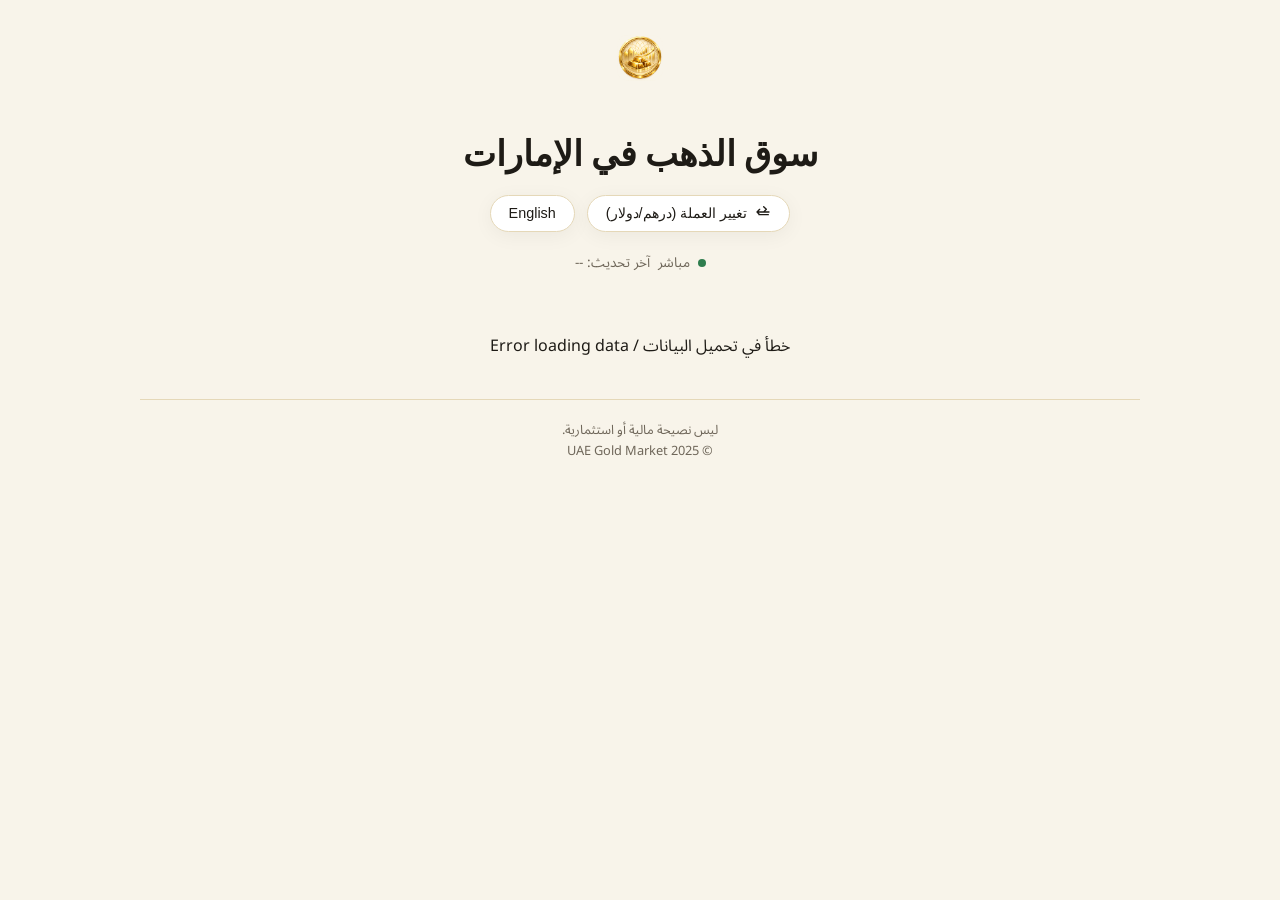
<file: index.html>
<!DOCTYPE html>
<html lang="ar" dir="rtl">
<head>
    <meta charset="UTF-8">
    <meta name="viewport" content="width=device-width, initial-scale=1.0">
    <title>UAE Gold Market | سوق الذهب في الإمارات</title>
    <link rel="icon" href="favicon.ico">
    <link rel="stylesheet" href="style.css">
    <link rel="preconnect" href="https://fonts.googleapis.com">
    <link rel="preconnect" href="https://fonts.gstatic.com" crossorigin>
    <link href="https://fonts.googleapis.com/css2?family=Noto+Sans+Arabic:wght@300;400;500;700;900&family=Playfair+Display:ital,wght@0,400;0,700;1,400&display=swap" rel="stylesheet">
</head>
<body>
    <div class="container">
        <header>
            <div class="logo-container">
                <img src="logo.png" alt="UAE Gold Market Logo" class="brand-logo">
            </div>
            <h1 id="title">سوق الذهب في الإمارات</h1>
            <div class="controls">
                <button id="toggleCurrency" class="btn-premium">
                    <span class="icon-swap">
                        <svg width="16" height="16" viewBox="0 0 24 24" fill="none" stroke="currentColor" stroke-width="2" stroke-linecap="round" stroke-linejoin="round"><path d="M7 16l-4-4 4-4m14 4H3m10-8l4 4-4 4m-7 4h14"></path></svg>
                    </span>
                    <span id="currencyText">تغيير العملة (درهم/دولار)</span>
                </button>
                <button id="toggleLang" class="btn-premium">English</button>
            </div>
            <div class="live-status">
                <span class="dot"></span>
                <span id="statusText" data-ar="مباشر" data-en="LIVE">مباشر</span>
                <span id="updatedAt">آخر تحديث: --</span>
            </div>
        </header>

        <div id="loading" class="loader">
            <div class="spinner"></div>
            <p>جاري التحميل...</p>
        </div>

        <main id="main-content" class="hidden">
            <section class="price-section">
                <h2 class="section-title" data-ar="أسعار الذهب الخام الإرشادية" data-en="Indicative Raw Gold Rates">أسعار الذهب الخام الإرشادية</h2>
                <div class="price-grid">
                    <!-- Cards will be populated by JS -->
                </div>
            </section>

            <section class="ounce-section">
                <div id="ounceCard" class="card card-full premium-gold-card">
                    <!-- Ounce data populated by JS -->
                </div>
            </section>

            <section class="calculator-section">
                <div class="card card-full">
                    <h3 class="card-title" data-ar="حاسبة الذهب" data-en="Gold Calculator">حاسبة الذهب</h3>
                    <div class="calc-grid">
                        <div class="input-group">
                            <label for="calcWeight" data-ar="الوزن (غرام)" data-en="Weight (Grams)">الوزن (غرام)</label>
                            <input type="number" id="calcWeight" placeholder="0.00" step="0.01">
                        </div>
                        <div class="input-group">
                            <label for="calcKarat" data-ar="العيار" data-en="Karat">العيار</label>
                            <select id="calcKarat">
                                <option value="24">24K</option>
                                <option value="22">22K</option>
                                <option value="21">21K</option>
                                <option value="18">18K</option>
                            </select>
                        </div>
                    </div>
                    <div class="calc-result">
                        <span class="result-label" data-ar="القيمة التقريبية:" data-en="Approximate Value:">القيمة التقريبية:</span>
                        <span id="calcValue">0.00 AED</span>
                    </div>
                    <p class="disclaimer-text sm" data-ar="القيمة المحسوبة تقريبية ولا تشمل المصنعية أو ضريبة القيمة المضافة أو هامش المتجر." data-en="The calculated value is approximate and does not include making charges, VAT, or retailer margin.">
                        القيمة المحسوبة تقريبية ولا تشمل المصنعية أو ضريبة القيمة المضافة أو هامش المتجر.
                    </p>
                </div>
            </section>

            <section class="summary-section">
                <div class="card card-full secondary-card">
                    <h3 class="card-title" data-ar="ملخص السوق" data-en="Market Summary">ملخص السوق</h3>
                    <p id="marketSummary" class="summary-text">
                        <!-- Summary text populated by JS -->
                    </p>
                </div>
            </section>

            <section class="legal-section">
                <div class="disclaimer-box">
                    <p data-ar="الأسعار المعروضة إرشادية وتعتمد على سعر الذهب الخام لكل غرام. قد تختلف أسعار محلات الذهب بسبب المصنعية، ضريبة القيمة المضافة، وهامش المتجر. هذا التطبيق لا يقدم نصائح مالية أو استثمارية، ولا يضمن دقة الأسعار في جميع الأوقات."
                       data-en="Displayed prices are indicative raw gold rates per gram. Jewellery shop prices may differ due to making charges, VAT, and retailer margins. This app does not provide financial or investment advice and does not guarantee price accuracy at all times.">
                        الأسعار المعروضة إرشادية وتعتمد على سعر الذهب الخام لكل غرام. قد تختلف أسعار محلات الذهب بسبب المصنعية، ضريبة القيمة المضافة، وهامش المتجر. هذا التطبيق لا يقدم نصائح مالية أو استثمارية، ولا يضمن دقة الأسعار في جميع الأوقات.
                    </p>
                    <p data-ar="يتم جلب الأسعار من مصادر بيانات خارجية وقد يحدث تأخير أو اختلاف في التحديث."
                       data-en="Prices are fetched from third-party data sources and may be delayed or differ from live market rates.">
                        يتم جلب الأسعار من مصادر بيانات خارجية وقد يحدث تأخير أو اختلاف في التحديث.
                    </p>
                    <p data-ar="قد يستخدم التطبيق خدمات إعلانية تابعة لجهات خارجية مثل Google AdMob، وقد تجمع هذه الخدمات بيانات مثل معرف الإعلان ومعلومات الجهاز والتفاعل مع الإعلانات وفقًا لسياساتها."
                       data-en="The app may use third-party advertising services such as Google AdMob. These services may collect data such as advertising ID, device information, and ad interaction data according to their policies.">
                        قد يستخدم التطبيق خدمات إعلانية تابعة لجهات خارجية مثل Google AdMob، وقد تجمع هذه الخدمات بيانات مثل معرف الإعلان ومعلومات الجهاز والتفاعل مع الإعلانات وفقًا لسياساتها.
                    </p>
                </div>
            </section>
        </main>

        <footer>
            <p id="footerAdvice" data-ar="ليس نصيحة مالية أو استثمارية." data-en="Not financial or investment advice.">ليس نصيحة مالية أو استثمارية.</p>
            <p>&copy; 2025 UAE Gold Market</p>
        </footer>
    </div>
    <script src="script.js"></script>
</body>
</html>
</file>
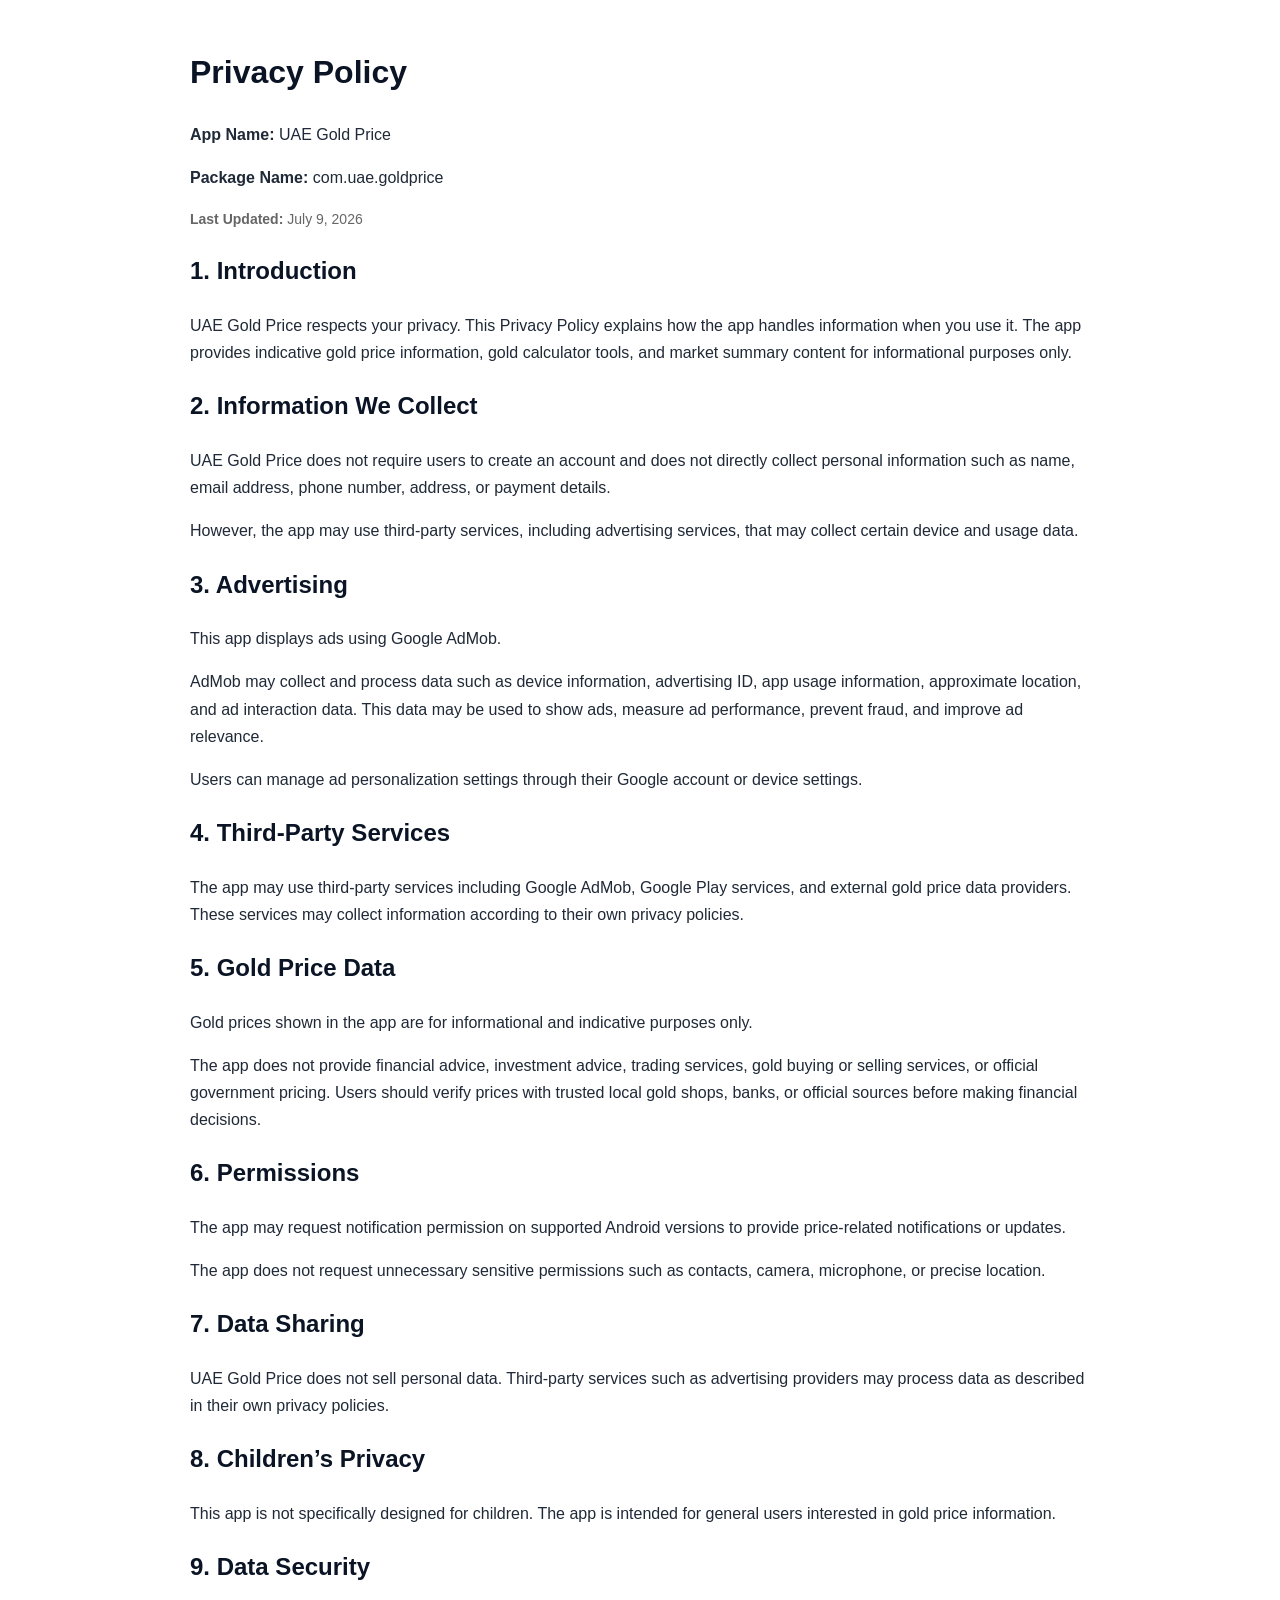
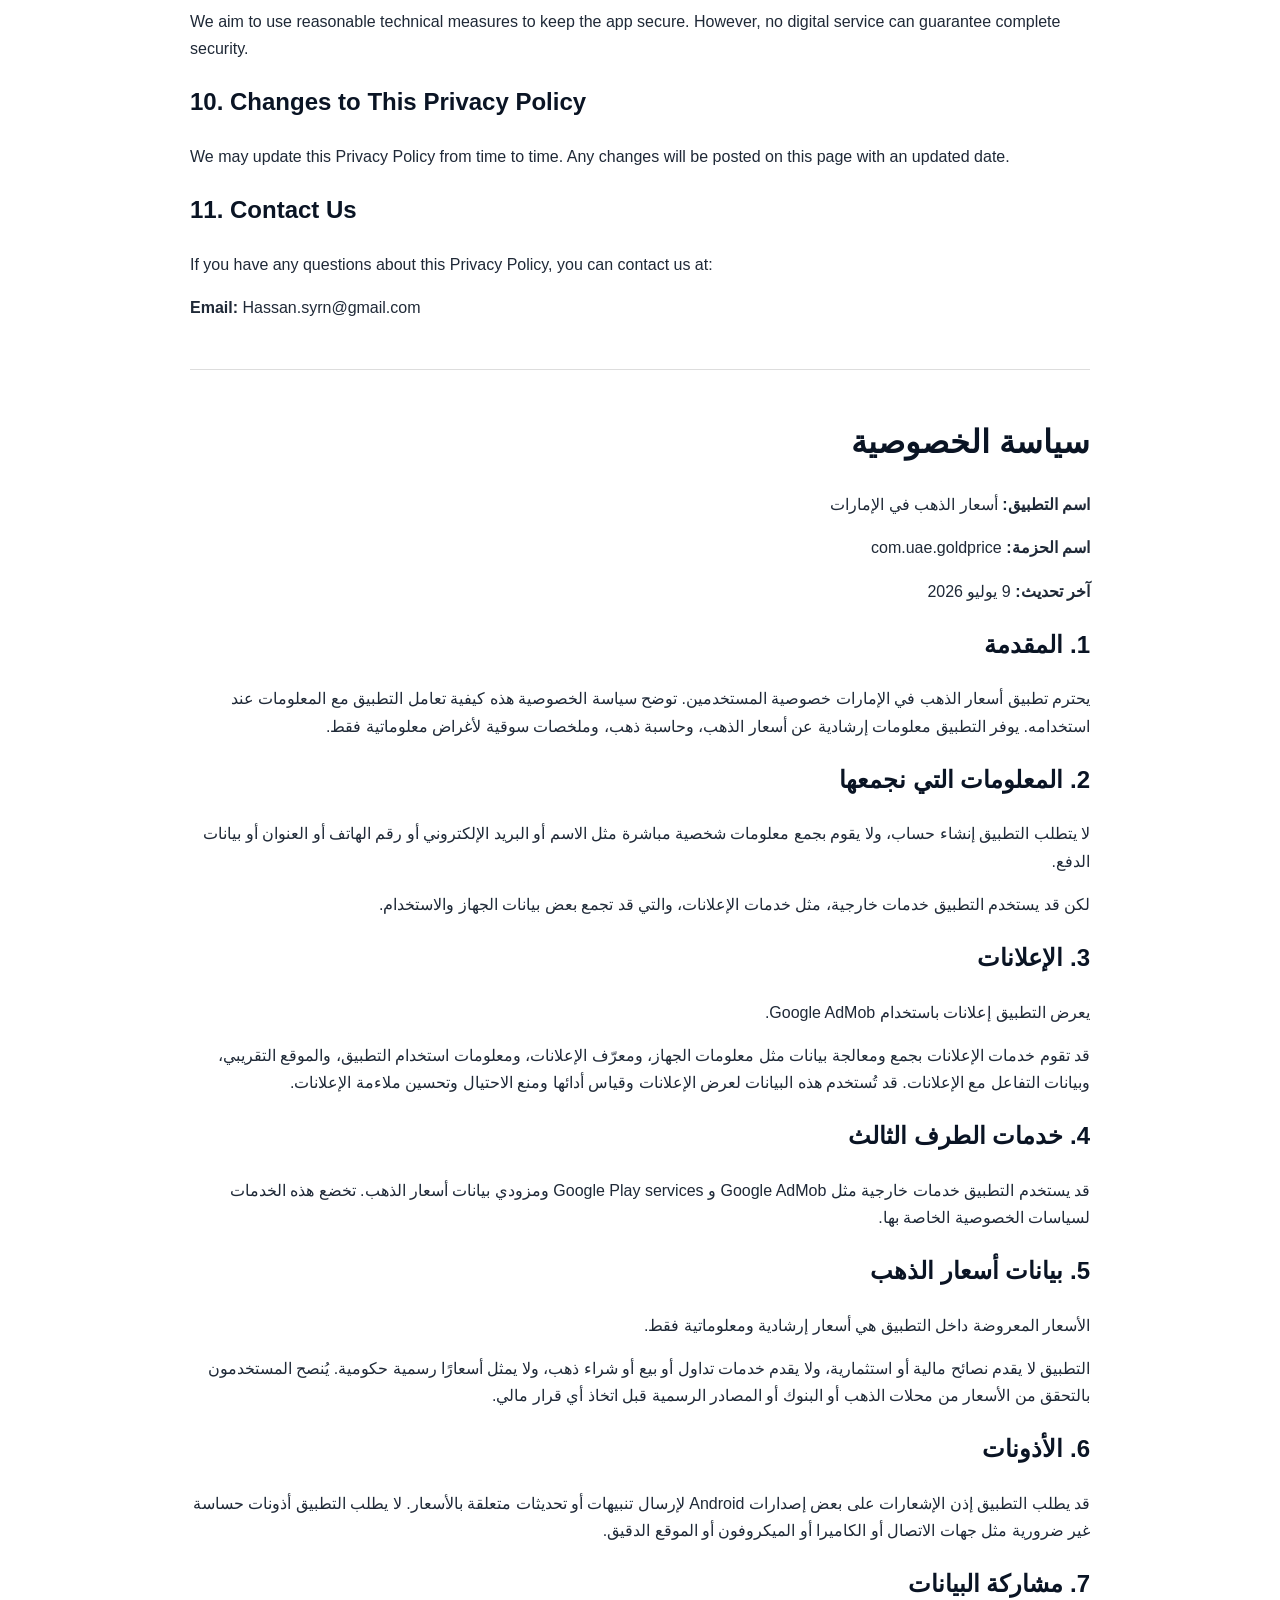
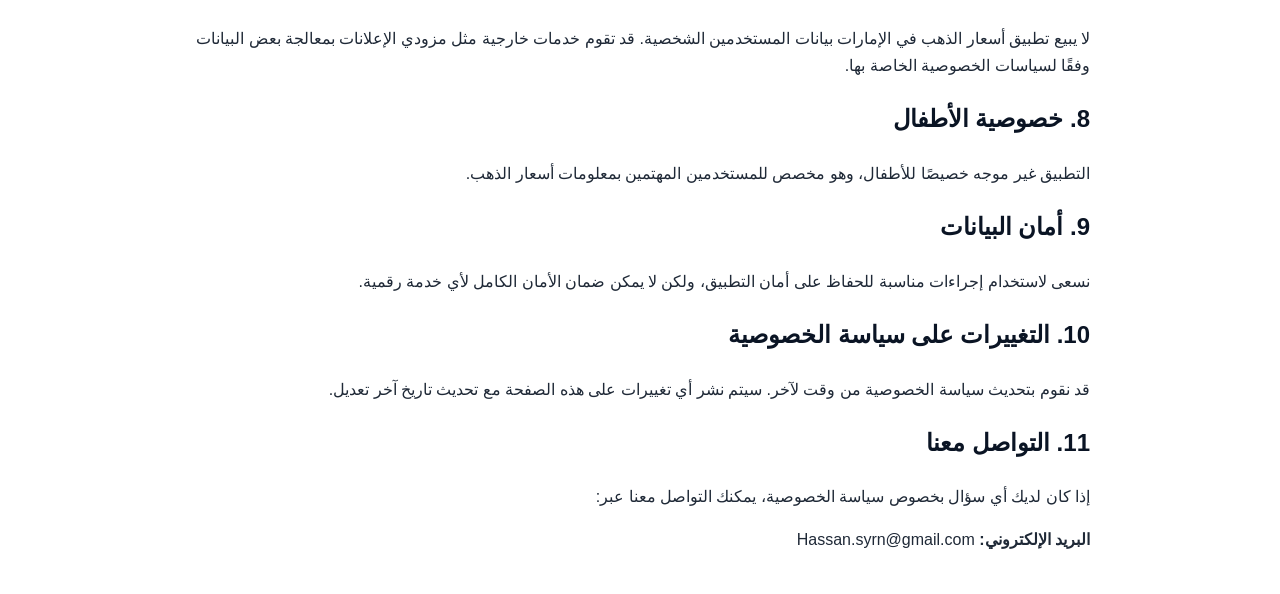
<file: privacy.html>
<!DOCTYPE html>
<html lang="en">
<head>
  <meta charset="UTF-8" />
  <meta name="viewport" content="width=device-width, initial-scale=1.0" />
  <title>Privacy Policy - UAE Gold Price</title>
  <style>
    body {
      font-family: Arial, sans-serif;
      line-height: 1.7;
      max-width: 900px;
      margin: 0 auto;
      padding: 24px;
      color: #1f2937;
      background: #ffffff;
    }
    h1, h2 {
      color: #0A1424;
    }
    .date {
      color: #666;
      font-size: 14px;
    }
    .arabic {
      direction: rtl;
      text-align: right;
      margin-top: 48px;
      border-top: 1px solid #ddd;
      padding-top: 24px;
    }
  </style>
</head>
<body>

  <h1>Privacy Policy</h1>

  <p><strong>App Name:</strong> UAE Gold Price</p>
  <p><strong>Package Name:</strong> com.uae.goldprice</p>
  <p class="date"><strong>Last Updated:</strong> July 9, 2026</p>

  <h2>1. Introduction</h2>
  <p>
    UAE Gold Price respects your privacy. This Privacy Policy explains how the app handles information when you use it.
    The app provides indicative gold price information, gold calculator tools, and market summary content for informational purposes only.
  </p>

  <h2>2. Information We Collect</h2>
  <p>
    UAE Gold Price does not require users to create an account and does not directly collect personal information such as name, email address, phone number, address, or payment details.
  </p>
  <p>
    However, the app may use third-party services, including advertising services, that may collect certain device and usage data.
  </p>

  <h2>3. Advertising</h2>
  <p>
    This app displays ads using Google AdMob.
  </p>
  <p>
    AdMob may collect and process data such as device information, advertising ID, app usage information, approximate location, and ad interaction data.
    This data may be used to show ads, measure ad performance, prevent fraud, and improve ad relevance.
  </p>
  <p>
    Users can manage ad personalization settings through their Google account or device settings.
  </p>

  <h2>4. Third-Party Services</h2>
  <p>
    The app may use third-party services including Google AdMob, Google Play services, and external gold price data providers.
    These services may collect information according to their own privacy policies.
  </p>

  <h2>5. Gold Price Data</h2>
  <p>
    Gold prices shown in the app are for informational and indicative purposes only.
  </p>
  <p>
    The app does not provide financial advice, investment advice, trading services, gold buying or selling services, or official government pricing.
    Users should verify prices with trusted local gold shops, banks, or official sources before making financial decisions.
  </p>

  <h2>6. Permissions</h2>
  <p>
    The app may request notification permission on supported Android versions to provide price-related notifications or updates.
  </p>
  <p>
    The app does not request unnecessary sensitive permissions such as contacts, camera, microphone, or precise location.
  </p>

  <h2>7. Data Sharing</h2>
  <p>
    UAE Gold Price does not sell personal data.
    Third-party services such as advertising providers may process data as described in their own privacy policies.
  </p>

  <h2>8. Children’s Privacy</h2>
  <p>
    This app is not specifically designed for children. The app is intended for general users interested in gold price information.
  </p>

  <h2>9. Data Security</h2>
  <p>
    We aim to use reasonable technical measures to keep the app secure. However, no digital service can guarantee complete security.
  </p>

  <h2>10. Changes to This Privacy Policy</h2>
  <p>
    We may update this Privacy Policy from time to time. Any changes will be posted on this page with an updated date.
  </p>

  <h2>11. Contact Us</h2>
  <p>
    If you have any questions about this Privacy Policy, you can contact us at:
  </p>
  <p><strong>Email:</strong> Hassan.syrn@gmail.com</p>

  <div class="arabic">
    <h1>سياسة الخصوصية</h1>

    <p><strong>اسم التطبيق:</strong> أسعار الذهب في الإمارات</p>
    <p><strong>اسم الحزمة:</strong> com.uae.goldprice</p>
    <p><strong>آخر تحديث:</strong> 9 يوليو 2026</p>

    <h2>1. المقدمة</h2>
    <p>
      يحترم تطبيق أسعار الذهب في الإمارات خصوصية المستخدمين. توضح سياسة الخصوصية هذه كيفية تعامل التطبيق مع المعلومات عند استخدامه.
      يوفر التطبيق معلومات إرشادية عن أسعار الذهب، وحاسبة ذهب، وملخصات سوقية لأغراض معلوماتية فقط.
    </p>

    <h2>2. المعلومات التي نجمعها</h2>
    <p>
      لا يتطلب التطبيق إنشاء حساب، ولا يقوم بجمع معلومات شخصية مباشرة مثل الاسم أو البريد الإلكتروني أو رقم الهاتف أو العنوان أو بيانات الدفع.
    </p>
    <p>
      لكن قد يستخدم التطبيق خدمات خارجية، مثل خدمات الإعلانات، والتي قد تجمع بعض بيانات الجهاز والاستخدام.
    </p>

    <h2>3. الإعلانات</h2>
    <p>
      يعرض التطبيق إعلانات باستخدام Google AdMob.
    </p>
    <p>
      قد تقوم خدمات الإعلانات بجمع ومعالجة بيانات مثل معلومات الجهاز، ومعرّف الإعلانات، ومعلومات استخدام التطبيق، والموقع التقريبي، وبيانات التفاعل مع الإعلانات.
      قد تُستخدم هذه البيانات لعرض الإعلانات وقياس أدائها ومنع الاحتيال وتحسين ملاءمة الإعلانات.
    </p>

    <h2>4. خدمات الطرف الثالث</h2>
    <p>
      قد يستخدم التطبيق خدمات خارجية مثل Google AdMob و Google Play services ومزودي بيانات أسعار الذهب.
      تخضع هذه الخدمات لسياسات الخصوصية الخاصة بها.
    </p>

    <h2>5. بيانات أسعار الذهب</h2>
    <p>
      الأسعار المعروضة داخل التطبيق هي أسعار إرشادية ومعلوماتية فقط.
    </p>
    <p>
      التطبيق لا يقدم نصائح مالية أو استثمارية، ولا يقدم خدمات تداول أو بيع أو شراء ذهب، ولا يمثل أسعارًا رسمية حكومية.
      يُنصح المستخدمون بالتحقق من الأسعار من محلات الذهب أو البنوك أو المصادر الرسمية قبل اتخاذ أي قرار مالي.
    </p>

    <h2>6. الأذونات</h2>
    <p>
      قد يطلب التطبيق إذن الإشعارات على بعض إصدارات Android لإرسال تنبيهات أو تحديثات متعلقة بالأسعار.
      لا يطلب التطبيق أذونات حساسة غير ضرورية مثل جهات الاتصال أو الكاميرا أو الميكروفون أو الموقع الدقيق.
    </p>

    <h2>7. مشاركة البيانات</h2>
    <p>
      لا يبيع تطبيق أسعار الذهب في الإمارات بيانات المستخدمين الشخصية.
      قد تقوم خدمات خارجية مثل مزودي الإعلانات بمعالجة بعض البيانات وفقًا لسياسات الخصوصية الخاصة بها.
    </p>

    <h2>8. خصوصية الأطفال</h2>
    <p>
      التطبيق غير موجه خصيصًا للأطفال، وهو مخصص للمستخدمين المهتمين بمعلومات أسعار الذهب.
    </p>

    <h2>9. أمان البيانات</h2>
    <p>
      نسعى لاستخدام إجراءات مناسبة للحفاظ على أمان التطبيق، ولكن لا يمكن ضمان الأمان الكامل لأي خدمة رقمية.
    </p>

    <h2>10. التغييرات على سياسة الخصوصية</h2>
    <p>
      قد نقوم بتحديث سياسة الخصوصية من وقت لآخر. سيتم نشر أي تغييرات على هذه الصفحة مع تحديث تاريخ آخر تعديل.
    </p>

    <h2>11. التواصل معنا</h2>
    <p>
      إذا كان لديك أي سؤال بخصوص سياسة الخصوصية، يمكنك التواصل معنا عبر:
    </p>
    <p><strong>البريد الإلكتروني:</strong> Hassan.syrn@gmail.com</p>
  </div>

</body>
</html>
</file>
<file: style.css>
:root {
    --bg-color: #F8F4EA;
    --card-bg: #FFFFFF;
    --secondary-card: #F1E8D2;
    --accent-gold: #C9A227;
    --muted-gold: #B8942E;
    --text-dark: #1E1B16;
    --text-muted: #6F675A;
    --border-color: #E5D8B8;
    --live-green: #2F7D4E;
    --white: #FFFFFF;
    --shadow: 0 4px 20px rgba(0, 0, 0, 0.05);
}

* {
    box-sizing: border-box;
    margin: 0;
    padding: 0;
}

body {
    background-color: var(--bg-color);
    color: var(--text-dark);
    font-family: 'Noto Sans Arabic', 'Segoe UI', Tahoma, sans-serif;
    line-height: 1.6;
    display: flex;
    justify-content: center;
    padding: 20px;
    min-height: 100vh;
}

.container {
    max-width: 1000px;
    width: 100%;
}

header {
    text-align: center;
    margin-bottom: 40px;
}

.logo-container {
    margin-bottom: 15px;
}

.brand-logo {
    width: 80px;
    height: 80px;
    object-fit: contain;
}

h1 {
    font-family: 'Playfair Display', serif;
    font-size: 2.2rem;
    margin-bottom: 15px;
    color: var(--text-dark);
    font-weight: 700;
}

.controls {
    display: flex;
    gap: 12px;
    justify-content: center;
    margin-bottom: 20px;
}

.btn-premium {
    background-color: var(--card-bg);
    color: var(--text-dark);
    border: 1px solid var(--border-color);
    padding: 8px 18px;
    border-radius: 50px;
    font-weight: 500;
    cursor: pointer;
    transition: all 0.3s ease;
    display: flex;
    align-items: center;
    gap: 8px;
    font-size: 0.9rem;
    box-shadow: var(--shadow);
}

.btn-premium:hover {
    background-color: var(--secondary-card);
    border-color: var(--accent-gold);
}

.live-status {
    display: flex;
    align-items: center;
    justify-content: center;
    gap: 8px;
    font-size: 0.85rem;
    color: var(--text-muted);
}

.dot {
    width: 8px;
    height: 8px;
    background-color: var(--live-green);
    border-radius: 50%;
    display: inline-block;
    animation: pulse 2s infinite;
}

@keyframes pulse {
    0% { opacity: 1; }
    50% { opacity: 0.4; }
    100% { opacity: 1; }
}

.section-title {
    font-size: 1.25rem;
    margin-bottom: 20px;
    text-align: center;
    color: var(--text-muted);
    font-weight: 500;
    letter-spacing: 0.5px;
}

.price-grid {
    display: grid;
    grid-template-columns: repeat(auto-fit, minmax(220px, 1fr));
    gap: 20px;
    margin-bottom: 30px;
}

.card {
    background: var(--card-bg);
    border-radius: 16px;
    padding: 20px;
    box-shadow: var(--shadow);
    border: 1px solid var(--border-color);
    position: relative;
    overflow: hidden;
    transition: transform 0.2s ease;
}

.card:hover {
    transform: translateY(-2px);
}

.price-card {
    display: flex;
    flex-direction: column;
    align-items: center;
    text-align: center;
}

.karat-badge {
    background: var(--secondary-card);
    color: var(--accent-gold);
    font-weight: 700;
    padding: 4px 12px;
    border-radius: 20px;
    font-size: 0.75rem;
    margin-bottom: 12px;
    border: 1px solid var(--border-color);
}

.card-label {
    font-size: 0.9rem;
    color: var(--text-muted);
    margin-bottom: 5px;
}

.card-price {
    font-size: 1.8rem;
    font-weight: 700;
    color: var(--text-dark);
    margin-bottom: 5px;
}

.card-currency {
    font-size: 0.85rem;
    color: var(--text-muted);
    font-weight: 400;
}

.card-footer-label {
    font-size: 0.7rem;
    color: var(--text-muted);
    margin-top: 10px;
    border-top: 1px solid var(--border-color);
    padding-top: 8px;
    width: 100%;
}

.card-full {
    grid-column: 1 / -1;
}

.premium-gold-card {
    background: linear-gradient(135deg, var(--card-bg) 0%, var(--secondary-card) 100%);
    border-left: 4px solid var(--accent-gold);
}

.ounce-card-content {
    display: flex;
    justify-content: space-between;
    align-items: center;
}

.ounce-main {
    display: flex;
    flex-direction: column;
}

.aed-symbol-inline {
    display: inline-flex;
    align-items: center;
    vertical-align: middle;
    height: 1em;
}

.aed-symbol-inline svg {
    height: 1.2em;
    width: auto;
}

.xau-badge {
    font-weight: 900;
    color: var(--accent-gold);
    font-size: 1.2rem;
    margin-bottom: 5px;
}

.calc-grid {
    display: grid;
    grid-template-columns: 1fr 1fr;
    gap: 15px;
    margin-top: 15px;
}

.input-group {
    display: flex;
    flex-direction: column;
    gap: 8px;
}

label {
    font-size: 0.85rem;
    font-weight: 500;
    color: var(--text-muted);
}

input, select {
    background: var(--bg-color);
    border: 1px solid var(--border-color);
    padding: 12px;
    border-radius: 8px;
    font-size: 1rem;
    color: var(--text-dark);
}

.calc-result {
    margin-top: 20px;
    background: var(--secondary-card);
    padding: 15px;
    border-radius: 12px;
    display: flex;
    justify-content: space-between;
    align-items: center;
    border: 1px dashed var(--accent-gold);
}

#calcValue {
    font-size: 1.5rem;
    font-weight: 700;
    color: var(--accent-gold);
}

.secondary-card {
    background-color: var(--secondary-card);
    border: none;
}

.card-title {
    font-size: 1.1rem;
    margin-bottom: 15px;
    color: var(--text-dark);
}

.disclaimer-text {
    font-size: 0.8rem;
    color: var(--text-muted);
    margin-top: 15px;
}

.summary-text {
    font-size: 0.95rem;
}

.legal-section {
    margin-top: 40px;
}

.disclaimer-box {
    background-color: rgba(229, 216, 184, 0.2);
    padding: 20px;
    border-radius: 12px;
    font-size: 0.75rem;
    color: var(--text-muted);
    display: flex;
    flex-direction: column;
    gap: 12px;
    text-align: justify;
}

footer {
    text-align: center;
    margin-top: 40px;
    padding: 20px;
    border-top: 1px solid var(--border-color);
    font-size: 0.8rem;
    color: var(--text-muted);
}

#loading {
    display: flex;
    flex-direction: column;
    align-items: center;
    justify-content: center;
    margin-top: 60px;
}

.spinner {
    width: 40px;
    height: 40px;
    border: 4px solid var(--border-color);
    border-top: 4px solid var(--accent-gold);
    border-radius: 50%;
    animation: spin 1s linear infinite;
    margin-bottom: 15px;
}

@keyframes spin {
    0% { transform: rotate(0deg); }
    100% { transform: rotate(360deg); }
}

.hidden { display: none !important; }

/* Responsive adjustments */
@media (max-width: 600px) {
    .price-grid {
        grid-template-columns: 1fr 1fr;
        gap: 12px;
    }

    h1 { font-size: 1.6rem; }

    .card-price { font-size: 1.4rem; }

    .calc-grid {
        grid-template-columns: 1fr;
    }
}

@media (max-width: 400px) {
    .price-grid {
        grid-template-columns: 1fr;
    }
}
</file>
